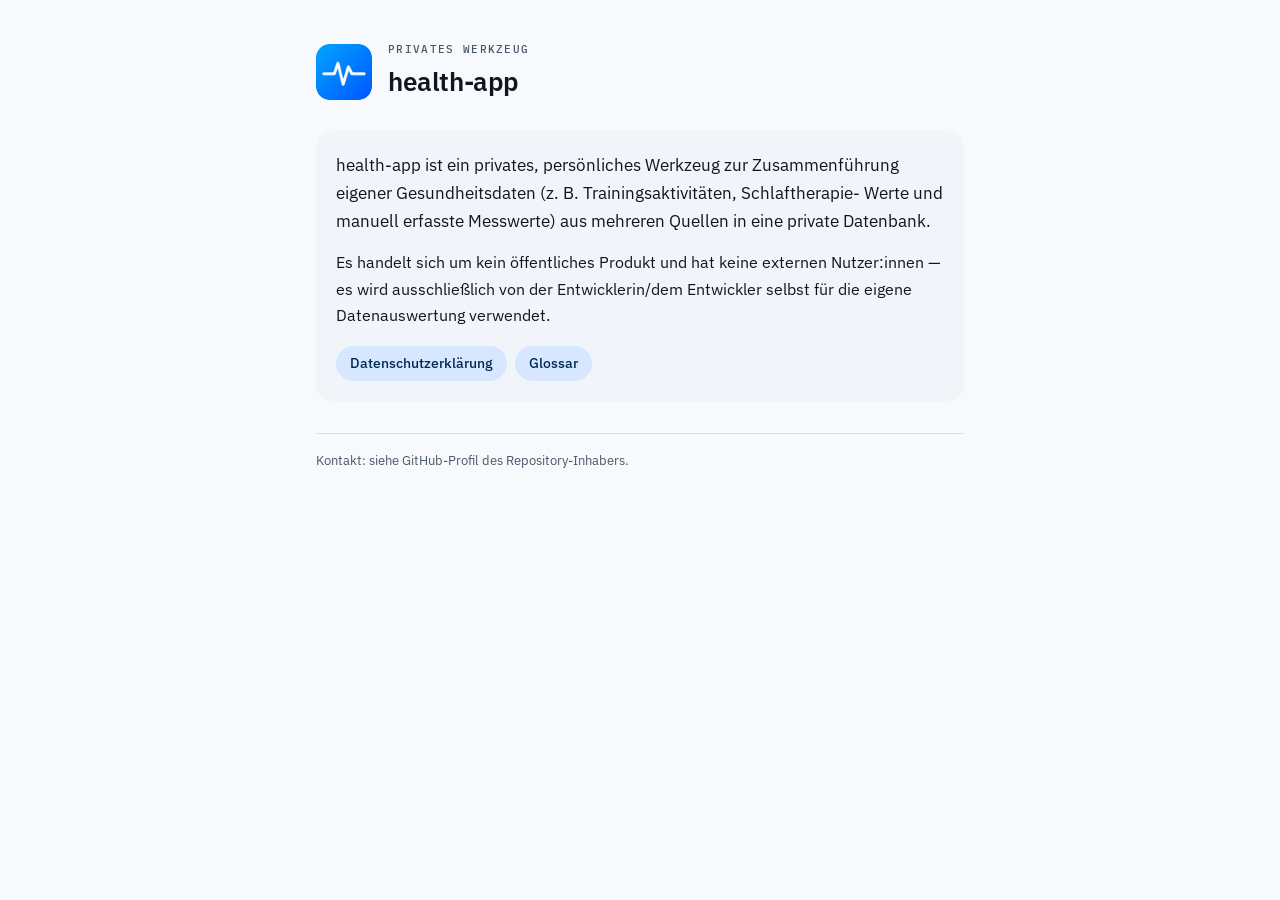
<file: index.html>
<!doctype html>
<html lang="de">
<head>
<meta charset="utf-8">
<meta name="viewport" content="width=device-width, initial-scale=1">
<title>health-app</title>
<link rel="stylesheet" href="https://fonts.googleapis.com/css2?family=IBM+Plex+Mono:wght@400;500&family=IBM+Plex+Sans:wght@400;500;600&display=swap">
<link rel="stylesheet" href="style.css">
</head>
<body>
<div class="seite">
  <header class="kopf">
    <img src="logo.png" alt="health-app Logo">
    <div>
      <p class="kicker">Privates Werkzeug</p>
      <h1>health-app</h1>
    </div>
  </header>

  <div class="card card-weich">
    <p class="lead">
      health-app ist ein privates, persönliches Werkzeug zur Zusammenführung
      eigener Gesundheitsdaten (z.&nbsp;B. Trainingsaktivitäten, Schlaftherapie-
      Werte und manuell erfasste Messwerte) aus mehreren Quellen in eine
      private Datenbank.
    </p>
    <p>
      Es handelt sich um kein öffentliches Produkt und hat keine externen
      Nutzer:innen — es wird ausschließlich von der Entwicklerin/dem
      Entwickler selbst für die eigene Datenauswertung verwendet.
    </p>
    <nav class="pillreihe">
      <a class="pill" href="privacy.html">Datenschutzerklärung</a>
      <a class="pill" href="glossar.html">Glossar</a>
    </nav>
  </div>

  <footer>Kontakt: siehe GitHub-Profil des Repository-Inhabers.</footer>
</div>
</body>
</html>
</file>
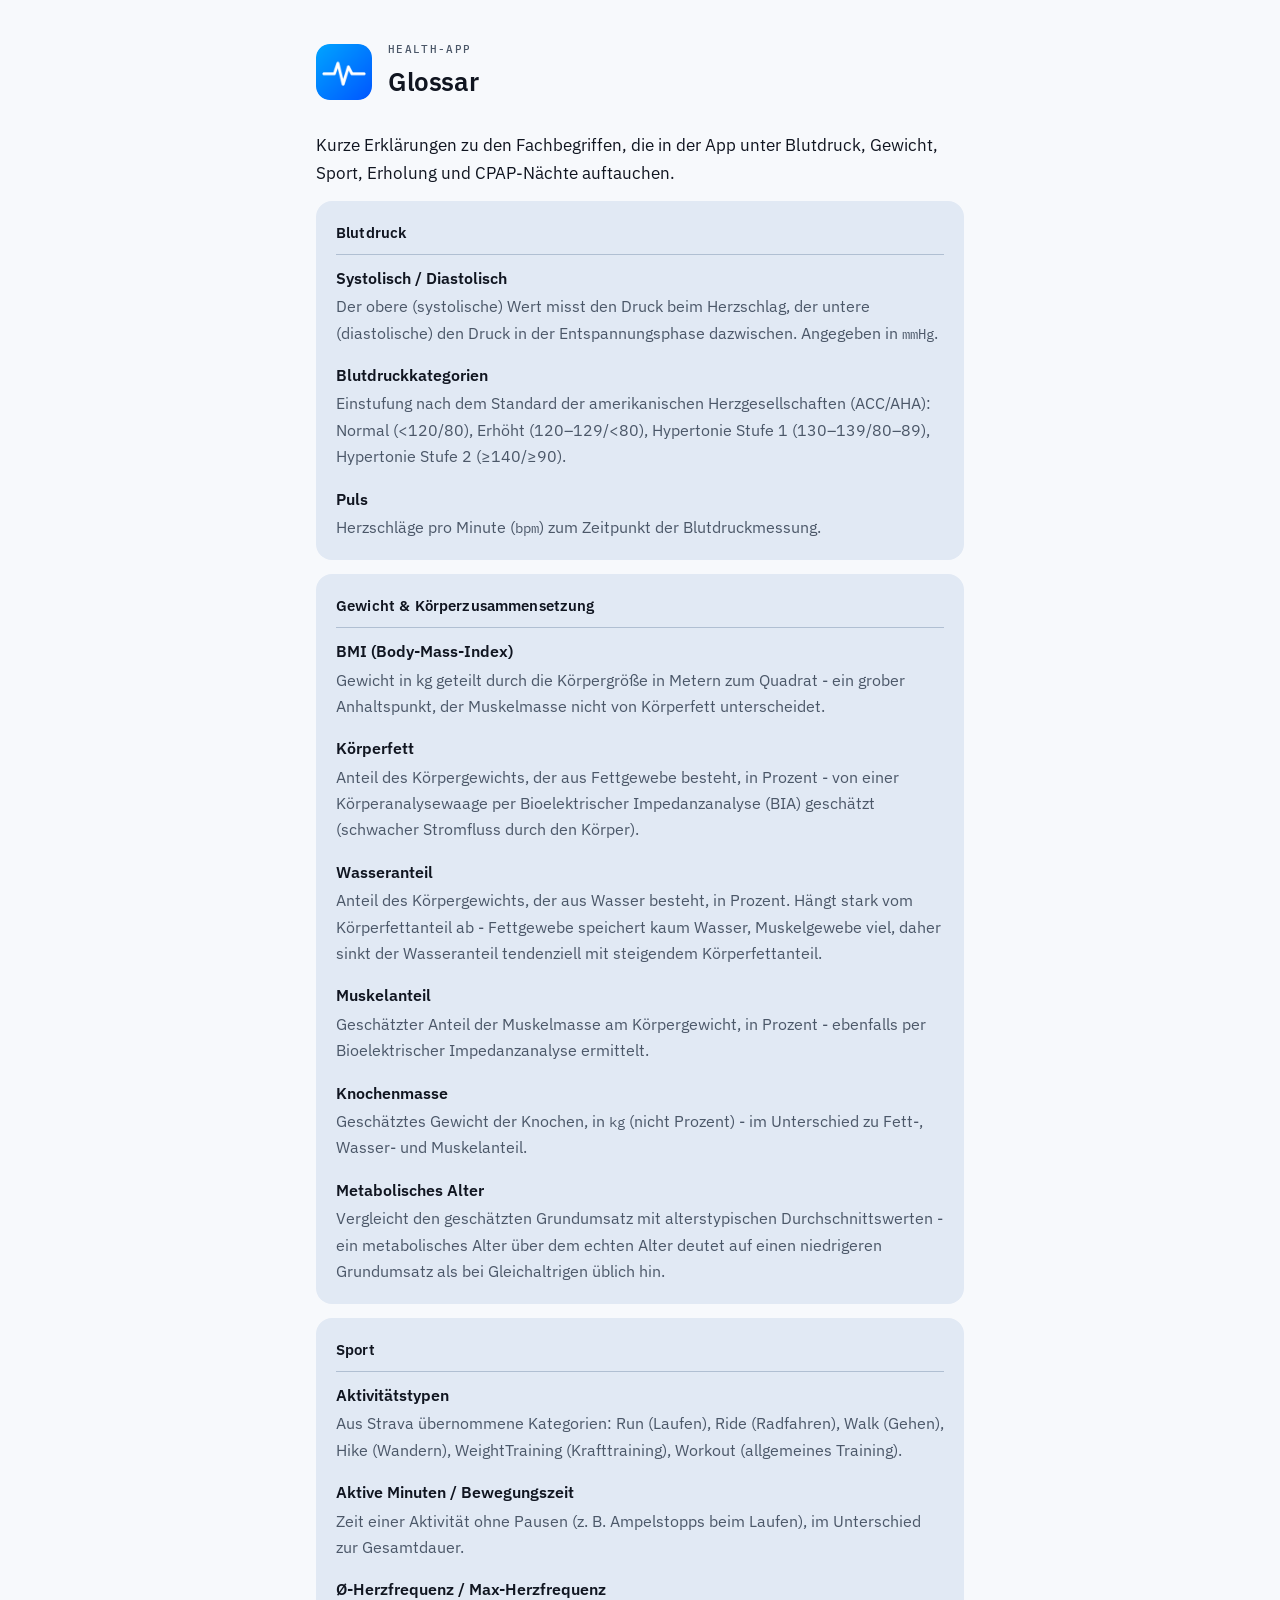
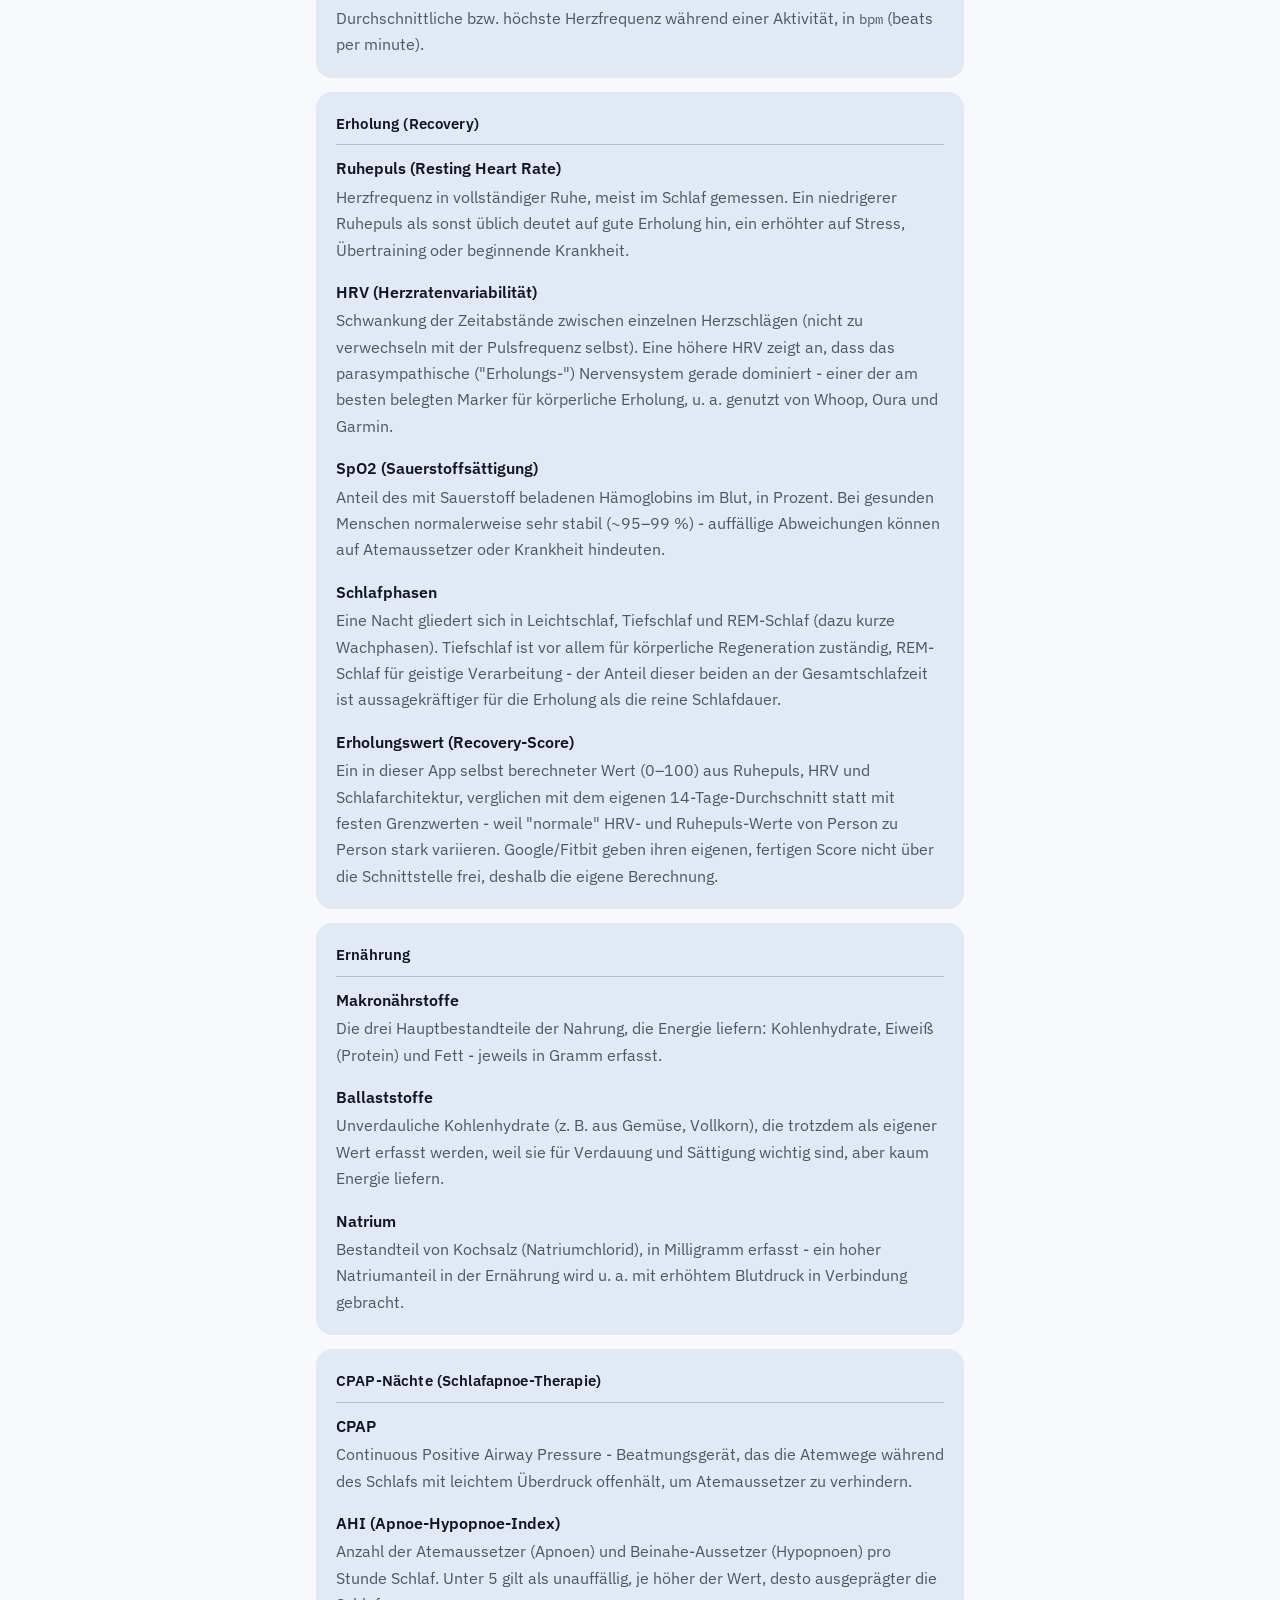
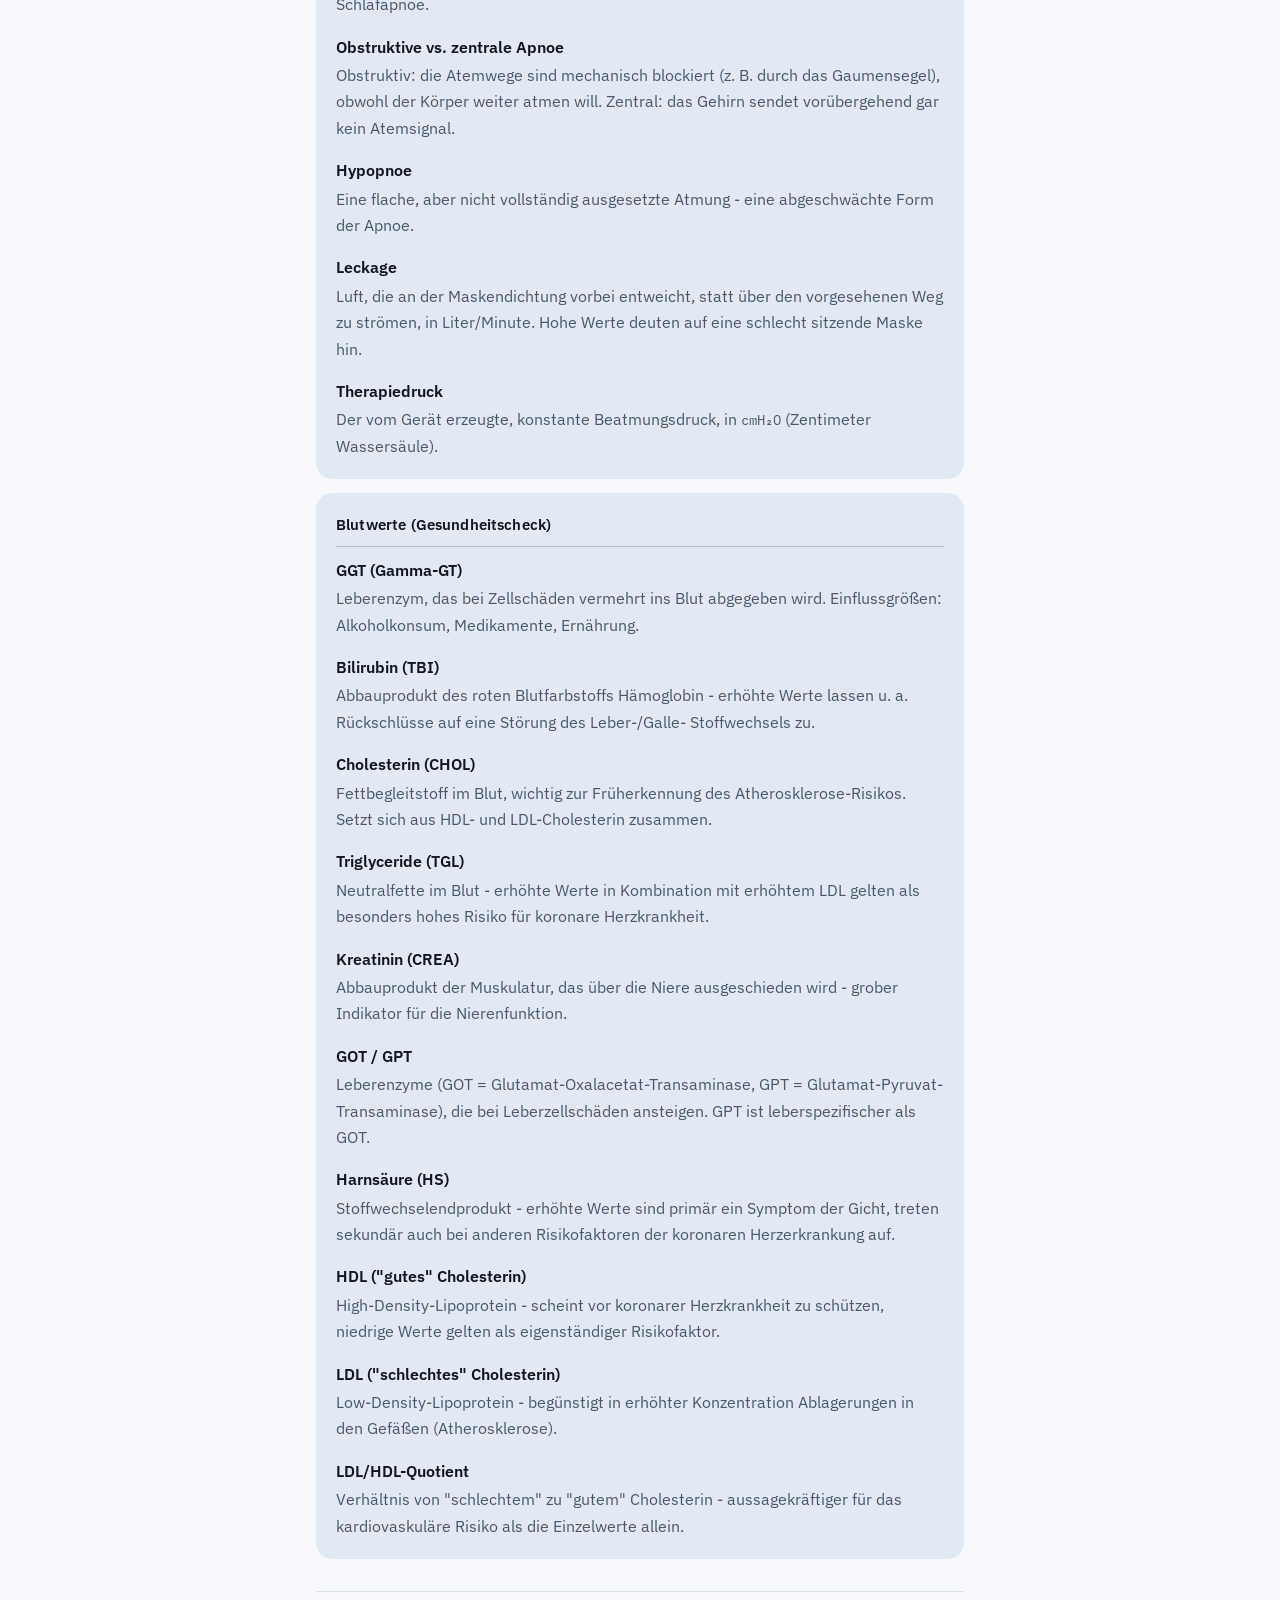
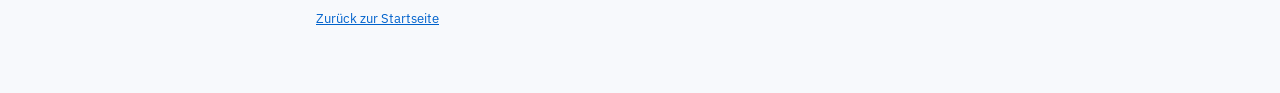
<file: glossar.html>
<!doctype html>
<html lang="de">
<head>
<meta charset="utf-8">
<meta name="viewport" content="width=device-width, initial-scale=1">
<title>Glossar – health-app</title>
<link rel="stylesheet" href="https://fonts.googleapis.com/css2?family=IBM+Plex+Mono:wght@400;500&family=IBM+Plex+Sans:wght@400;500;600&display=swap">
<link rel="stylesheet" href="style.css">
</head>
<body>
<div class="seite">
  <header class="kopf">
    <img src="logo.png" alt="health-app Logo">
    <div>
      <p class="kicker">health-app</p>
      <h1>Glossar</h1>
    </div>
  </header>

  <p class="lead">Kurze Erklärungen zu den Fachbegriffen, die in der App unter Blutdruck,
    Gewicht, Sport, Erholung und CPAP-Nächte auftauchen.</p>

  <section class="card">
    <h2>Blutdruck</h2>
    <dl>
    <dt>Systolisch / Diastolisch</dt>
    <dd>Der obere (systolische) Wert misst den Druck beim Herzschlag, der
      untere (diastolische) den Druck in der Entspannungsphase dazwischen.
      Angegeben in <span class="unit">mmHg</span>.</dd>

    <dt>Blutdruckkategorien</dt>
    <dd>Einstufung nach dem Standard der amerikanischen Herzgesellschaften
      (ACC/AHA): Normal (&lt;120/80), Erhöht (120–129/&lt;80), Hypertonie
      Stufe&nbsp;1 (130–139/80–89), Hypertonie Stufe&nbsp;2 (≥140/≥90).</dd>

    <dt>Puls</dt>
    <dd>Herzschläge pro Minute (<span class="unit">bpm</span>) zum Zeitpunkt
      der Blutdruckmessung.</dd>
  </dl>
  </section>

  <section class="card">
    <h2>Gewicht &amp; Körperzusammensetzung</h2>
    <dl>
    <dt>BMI (Body-Mass-Index)</dt>
    <dd>Gewicht in kg geteilt durch die Körpergröße in Metern zum Quadrat -
      ein grober Anhaltspunkt, der Muskelmasse nicht von Körperfett
      unterscheidet.</dd>

    <dt>Körperfett</dt>
    <dd>Anteil des Körpergewichts, der aus Fettgewebe besteht, in Prozent -
      von einer Körperanalysewaage per Bioelektrischer Impedanzanalyse (BIA)
      geschätzt (schwacher Stromfluss durch den Körper).</dd>

    <dt>Wasseranteil</dt>
    <dd>Anteil des Körpergewichts, der aus Wasser besteht, in Prozent. Hängt
      stark vom Körperfettanteil ab - Fettgewebe speichert kaum Wasser,
      Muskelgewebe viel, daher sinkt der Wasseranteil tendenziell mit
      steigendem Körperfettanteil.</dd>

    <dt>Muskelanteil</dt>
    <dd>Geschätzter Anteil der Muskelmasse am Körpergewicht, in Prozent -
      ebenfalls per Bioelektrischer Impedanzanalyse ermittelt.</dd>

    <dt>Knochenmasse</dt>
    <dd>Geschätztes Gewicht der Knochen, in <span class="unit">kg</span>
      (nicht Prozent) - im Unterschied zu Fett-, Wasser- und Muskelanteil.</dd>

    <dt>Metabolisches Alter</dt>
    <dd>Vergleicht den geschätzten Grundumsatz mit alterstypischen
      Durchschnittswerten - ein metabolisches Alter über dem echten Alter
      deutet auf einen niedrigeren Grundumsatz als bei Gleichaltrigen üblich
      hin.</dd>
  </dl>
  </section>

  <section class="card">
    <h2>Sport</h2>
    <dl>
    <dt>Aktivitätstypen</dt>
    <dd>Aus Strava übernommene Kategorien: Run (Laufen), Ride (Radfahren),
      Walk (Gehen), Hike (Wandern), WeightTraining (Krafttraining), Workout
      (allgemeines Training).</dd>

    <dt>Aktive Minuten / Bewegungszeit</dt>
    <dd>Zeit einer Aktivität ohne Pausen (z.&nbsp;B. Ampelstopps beim Laufen),
      im Unterschied zur Gesamtdauer.</dd>

    <dt>Ø-Herzfrequenz / Max-Herzfrequenz</dt>
    <dd>Durchschnittliche bzw. höchste Herzfrequenz während einer Aktivität,
      in <span class="unit">bpm</span> (beats per minute).</dd>
  </dl>
  </section>

  <section class="card">
    <h2>Erholung (Recovery)</h2>
    <dl>
    <dt>Ruhepuls (Resting Heart Rate)</dt>
    <dd>Herzfrequenz in vollständiger Ruhe, meist im Schlaf gemessen. Ein
      niedrigerer Ruhepuls als sonst üblich deutet auf gute Erholung hin, ein
      erhöhter auf Stress, Übertraining oder beginnende Krankheit.</dd>

    <dt>HRV (Herzratenvariabilität)</dt>
    <dd>Schwankung der Zeitabstände zwischen einzelnen Herzschlägen (nicht zu
      verwechseln mit der Pulsfrequenz selbst). Eine höhere HRV zeigt an, dass
      das parasympathische ("Erholungs-") Nervensystem gerade dominiert -
      einer der am besten belegten Marker für körperliche Erholung, u.&nbsp;a.
      genutzt von Whoop, Oura und Garmin.</dd>

    <dt>SpO2 (Sauerstoffsättigung)</dt>
    <dd>Anteil des mit Sauerstoff beladenen Hämoglobins im Blut, in Prozent.
      Bei gesunden Menschen normalerweise sehr stabil (~95–99&nbsp;%) -
      auffällige Abweichungen können auf Atemaussetzer oder Krankheit
      hindeuten.</dd>

    <dt>Schlafphasen</dt>
    <dd>Eine Nacht gliedert sich in Leichtschlaf, Tiefschlaf und REM-Schlaf
      (dazu kurze Wachphasen). Tiefschlaf ist vor allem für körperliche
      Regeneration zuständig, REM-Schlaf für geistige Verarbeitung - der
      Anteil dieser beiden an der Gesamtschlafzeit ist aussagekräftiger für
      die Erholung als die reine Schlafdauer.</dd>

    <dt>Erholungswert (Recovery-Score)</dt>
    <dd>Ein in dieser App selbst berechneter Wert (0–100) aus Ruhepuls, HRV
      und Schlafarchitektur, verglichen mit dem eigenen 14-Tage-Durchschnitt
      statt mit festen Grenzwerten - weil "normale" HRV- und Ruhepuls-Werte
      von Person zu Person stark variieren. Google/Fitbit geben ihren
      eigenen, fertigen Score nicht über die Schnittstelle frei, deshalb die
      eigene Berechnung.</dd>
  </dl>
  </section>

  <section class="card">
    <h2>Ernährung</h2>
    <dl>
    <dt>Makronährstoffe</dt>
    <dd>Die drei Hauptbestandteile der Nahrung, die Energie liefern:
      Kohlenhydrate, Eiweiß (Protein) und Fett - jeweils in Gramm erfasst.</dd>

    <dt>Ballaststoffe</dt>
    <dd>Unverdauliche Kohlenhydrate (z.&nbsp;B. aus Gemüse, Vollkorn), die
      trotzdem als eigener Wert erfasst werden, weil sie für Verdauung und
      Sättigung wichtig sind, aber kaum Energie liefern.</dd>

    <dt>Natrium</dt>
    <dd>Bestandteil von Kochsalz (Natriumchlorid), in Milligramm erfasst - ein
      hoher Natriumanteil in der Ernährung wird u.&nbsp;a. mit erhöhtem
      Blutdruck in Verbindung gebracht.</dd>
  </dl>
  </section>

  <section class="card">
    <h2>CPAP-Nächte (Schlafapnoe-Therapie)</h2>
    <dl>
    <dt>CPAP</dt>
    <dd>Continuous Positive Airway Pressure - Beatmungsgerät, das die Atemwege
      während des Schlafs mit leichtem Überdruck offenhält, um Atemaussetzer
      zu verhindern.</dd>

    <dt>AHI (Apnoe-Hypopnoe-Index)</dt>
    <dd>Anzahl der Atemaussetzer (Apnoen) und Beinahe-Aussetzer (Hypopnoen)
      pro Stunde Schlaf. Unter 5 gilt als unauffällig, je höher der Wert,
      desto ausgeprägter die Schlafapnoe.</dd>

    <dt>Obstruktive vs. zentrale Apnoe</dt>
    <dd>Obstruktiv: die Atemwege sind mechanisch blockiert (z.&nbsp;B. durch
      das Gaumensegel), obwohl der Körper weiter atmen will. Zentral: das
      Gehirn sendet vorübergehend gar kein Atemsignal.</dd>

    <dt>Hypopnoe</dt>
    <dd>Eine flache, aber nicht vollständig ausgesetzte Atmung - eine
      abgeschwächte Form der Apnoe.</dd>

    <dt>Leckage</dt>
    <dd>Luft, die an der Maskendichtung vorbei entweicht, statt über den
      vorgesehenen Weg zu strömen, in Liter/Minute. Hohe Werte deuten auf
      eine schlecht sitzende Maske hin.</dd>

    <dt>Therapiedruck</dt>
    <dd>Der vom Gerät erzeugte, konstante Beatmungsdruck, in
      <span class="unit">cmH₂O</span> (Zentimeter Wassersäule).</dd>
  </dl>
  </section>

  <section class="card">
    <h2>Blutwerte (Gesundheitscheck)</h2>
    <dl>
    <dt>GGT (Gamma-GT)</dt>
    <dd>Leberenzym, das bei Zellschäden vermehrt ins Blut abgegeben wird.
      Einflussgrößen: Alkoholkonsum, Medikamente, Ernährung.</dd>

    <dt>Bilirubin (TBI)</dt>
    <dd>Abbauprodukt des roten Blutfarbstoffs Hämoglobin - erhöhte Werte
      lassen u.&nbsp;a. Rückschlüsse auf eine Störung des Leber-/Galle-
      Stoffwechsels zu.</dd>

    <dt>Cholesterin (CHOL)</dt>
    <dd>Fettbegleitstoff im Blut, wichtig zur Früherkennung des
      Atherosklerose-Risikos. Setzt sich aus HDL- und LDL-Cholesterin
      zusammen.</dd>

    <dt>Triglyceride (TGL)</dt>
    <dd>Neutralfette im Blut - erhöhte Werte in Kombination mit erhöhtem
      LDL gelten als besonders hohes Risiko für koronare Herzkrankheit.</dd>

    <dt>Kreatinin (CREA)</dt>
    <dd>Abbauprodukt der Muskulatur, das über die Niere ausgeschieden wird -
      grober Indikator für die Nierenfunktion.</dd>

    <dt>GOT / GPT</dt>
    <dd>Leberenzyme (GOT = Glutamat-Oxalacetat-Transaminase, GPT =
      Glutamat-Pyruvat-Transaminase), die bei Leberzellschäden ansteigen.
      GPT ist leberspezifischer als GOT.</dd>

    <dt>Harnsäure (HS)</dt>
    <dd>Stoffwechselendprodukt - erhöhte Werte sind primär ein Symptom der
      Gicht, treten sekundär auch bei anderen Risikofaktoren der koronaren
      Herzerkrankung auf.</dd>

    <dt>HDL ("gutes" Cholesterin)</dt>
    <dd>High-Density-Lipoprotein - scheint vor koronarer Herzkrankheit zu
      schützen, niedrige Werte gelten als eigenständiger Risikofaktor.</dd>

    <dt>LDL ("schlechtes" Cholesterin)</dt>
    <dd>Low-Density-Lipoprotein - begünstigt in erhöhter Konzentration
      Ablagerungen in den Gefäßen (Atherosklerose).</dd>

    <dt>LDL/HDL-Quotient</dt>
    <dd>Verhältnis von "schlechtem" zu "gutem" Cholesterin - aussagekräftiger
      für das kardiovaskuläre Risiko als die Einzelwerte allein.</dd>
  </dl>
  </section>

  <footer><a href="index.html">Zurück zur Startseite</a></footer>
</div>
</body>
</html>
</file>
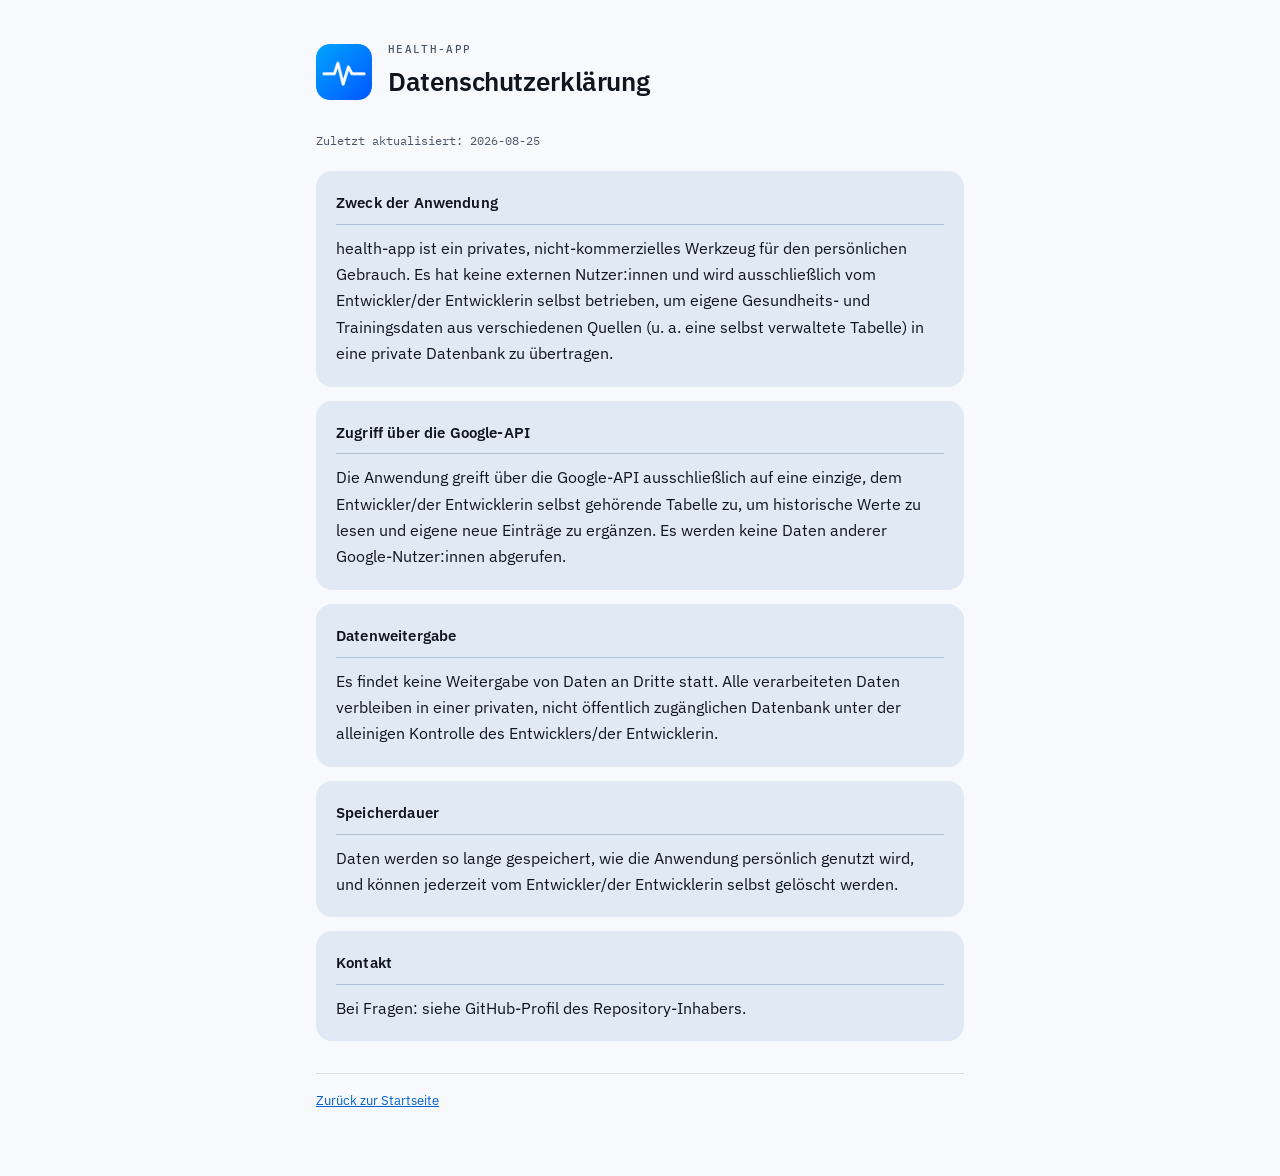
<file: privacy.html>
<!doctype html>
<html lang="de">
<head>
<meta charset="utf-8">
<meta name="viewport" content="width=device-width, initial-scale=1">
<title>Datenschutzerklärung – health-app</title>
<link rel="stylesheet" href="https://fonts.googleapis.com/css2?family=IBM+Plex+Mono:wght@400;500&family=IBM+Plex+Sans:wght@400;500;600&display=swap">
<link rel="stylesheet" href="style.css">
</head>
<body>
<div class="seite">
  <header class="kopf">
    <img src="logo.png" alt="health-app Logo">
    <div>
      <p class="kicker">health-app</p>
      <h1>Datenschutzerklärung</h1>
    </div>
  </header>

  <p class="meta">Zuletzt aktualisiert: 2026-08-25</p>

  <section class="card">
    <h2>Zweck der Anwendung</h2>
    <p>health-app ist ein privates, nicht-kommerzielles Werkzeug für den
      persönlichen Gebrauch. Es hat keine externen Nutzer:innen und wird
      ausschließlich vom Entwickler/der Entwicklerin selbst betrieben, um
      eigene Gesundheits- und Trainingsdaten aus verschiedenen Quellen
      (u.&nbsp;a. eine selbst verwaltete Tabelle) in eine private Datenbank zu
      übertragen.</p>
  </section>

  <section class="card">
    <h2>Zugriff über die Google-API</h2>
    <p>Die Anwendung greift über die Google-API ausschließlich auf eine einzige,
      dem Entwickler/der Entwicklerin selbst gehörende Tabelle zu, um
      historische Werte zu lesen und eigene neue Einträge zu ergänzen. Es
      werden keine Daten anderer Google-Nutzer:innen abgerufen.</p>
  </section>

  <section class="card">
    <h2>Datenweitergabe</h2>
    <p>Es findet keine Weitergabe von Daten an Dritte statt. Alle verarbeiteten
      Daten verbleiben in einer privaten, nicht öffentlich zugänglichen
      Datenbank unter der alleinigen Kontrolle des Entwicklers/der
      Entwicklerin.</p>
  </section>

  <section class="card">
    <h2>Speicherdauer</h2>
    <p>Daten werden so lange gespeichert, wie die Anwendung persönlich genutzt
      wird, und können jederzeit vom Entwickler/der Entwicklerin selbst
      gelöscht werden.</p>
  </section>

  <section class="card">
    <h2>Kontakt</h2>
    <p>Bei Fragen: siehe GitHub-Profil des Repository-Inhabers.</p>
  </section>

  <footer><a href="index.html">Zurück zur Startseite</a></footer>
</div>
</body>
</html>
</file>
<file: style.css>
/* Oberfläche der health-app, auf diese drei Seiten übertragen.
   Die Token sind aus webapp/static/style.css des Projekts übernommen (dort wiederum von
   android/.../ui/Color.kt), damit die öffentlichen Seiten und die App nicht auseinander-
   laufen. Wer eine Farbe ändert, ändert sie dort zuerst.

   Kein Theme-Umschalter auf diesen Seiten: Es gibt nichts zu bedienen, also richtet sich
   der Modus allein nach dem System. */
:root {
  --bg: #f7f9fc;
  --card: #e1e9f4;
  --card-weich: #f1f5fa;
  --text: #101520;
  --text-secondary: #4b5768;
  --accent: #0062cc;
  --hairline: #d8dfe9;
  /* Eigener Ton für die Linie AUF einer Karte. Nicht --hairline: der ist für Kanten auf
     dem Seitengrund gedacht und kommt auf der Kartenfläche auf 1,10:1 (hell) bzw.
     1,01:1 (dunkel) - im dunklen Modus also unsichtbar, und die Überschrift stand mit
     einer Lücke da, für die es keinen sichtbaren Grund gab. Derselbe Fall wie bei den
     leeren Heatmap-Plätzen in Android. Reine Dekoration, deshalb keine WCAG-Schwelle:
     gewählt auf rund 1,5:1 gegen die Karte, sichtbar ohne zu trennen. */
  --card-linie: #b0bfd2;
  --pill-bg: #d6e7ff;
  --pill-text: #002a52;
  --radius: 16px;
  --font-sans: "IBM Plex Sans", -apple-system, BlinkMacSystemFont, "Segoe UI", Arial, sans-serif;
  --font-mono: "IBM Plex Mono", ui-monospace, "SF Mono", Menlo, monospace;
}

@media (prefers-color-scheme: dark) {
  :root {
    --bg: #06090f;
    --card: #172338;
    --card-weich: #0d1522;
    --text: #eef2f8;
    --text-secondary: #9fAABC;
    --accent: #4fa3ff;
    --hairline: #18243a;
    --card-linie: #2f3d56;
    --pill-bg: #0e3a68;
    --pill-text: #cfe5ff;
  }
}

* { box-sizing: border-box; }

body {
  margin: 0;
  background: var(--bg);
  color: var(--text);
  font-family: var(--font-sans);
  font-size: 16px;
  line-height: 1.65;
  -webkit-font-smoothing: antialiased;
}

.seite {
  max-width: 680px;
  /* 16 px Rand auch auf dem schmalsten Gerät - die Kacheln sollen nicht am Rahmen kleben. */
  margin: 0 auto;
  padding: 40px 16px 64px;
}

/* Kopf: Logo, Wortmarke, darüber eine gesperrte Versalzeile, die sagt, auf welcher
   Seite man ist. Dieselbe Rolle wie die Bereichsüberschrift in der App. */
.kopf {
  display: flex;
  align-items: center;
  gap: 16px;
  margin-bottom: 28px;
}

.kopf img {
  width: 56px;
  height: 56px;
  border-radius: 14px;
  flex: none;
  display: block;
}

.kicker {
  font-family: var(--font-mono);
  font-size: 11px;
  font-weight: 500;
  letter-spacing: 0.12em;
  text-transform: uppercase;
  color: var(--text-secondary);
  margin: 0 0 2px;
}

.wortmarke {
  font-size: 26px;
  font-weight: 600;
  letter-spacing: -0.015em;
  margin: 0;
  text-wrap: balance;
}

h1 {
  font-size: 26px;
  font-weight: 600;
  letter-spacing: -0.015em;
  margin: 0;
  text-wrap: balance;
}

.card {
  background: var(--card);
  border-radius: var(--radius);
  padding: 20px;
  margin-bottom: 14px;
}

/* Fließtextkachel: ruhigerer Grund als die Abschnittskacheln, damit die Startseite
   nicht wie eine Liste gleichwertiger Blöcke aussieht. */
.card-weich {
  background: var(--card-weich);
}

.card h2 {
  font-size: 15px;
  font-weight: 600;
  letter-spacing: 0.01em;
  margin: 0 0 10px;
  padding-bottom: 8px;
  border-bottom: 1px solid var(--card-linie);
}

.card > p:first-child,
.card > dl:first-child { margin-top: 0; }
.card > p:last-child,
.card > dl:last-child { margin-bottom: 0; }

p { margin: 0 0 14px; }
p:last-child { margin-bottom: 0; }

.lead {
  font-size: 17px;
  color: var(--text);
}

.meta {
  font-family: var(--font-mono);
  font-size: 12px;
  color: var(--text-secondary);
  margin: 0 0 20px;
}

dl { margin: 0; }

dt {
  font-weight: 600;
  margin-top: 16px;
}
dt:first-of-type { margin-top: 0; }

dd {
  margin: 2px 0 0;
  color: var(--text-secondary);
}

/* Einheiten im Fließtext einer Definition. Mono, weil es Zahlenwerk ist, und eine
   Spur kleiner - aber nicht blasser: dd ist schon die ruhigere Farbe, noch ein
   Schritt zurück fiele unter die 4,5:1 für Text. */
.unit {
  font-family: var(--font-mono);
  font-size: 0.9em;
}

a { color: var(--accent); }

.pillreihe {
  display: flex;
  flex-wrap: wrap;
  gap: 8px;
  margin: 18px 0 0;
}

.pill {
  display: inline-block;
  background: var(--pill-bg);
  color: var(--pill-text);
  border-radius: 999px;
  padding: 6px 14px;
  font-size: 14px;
  font-weight: 500;
  text-decoration: none;
}

.pill:hover { text-decoration: underline; }

a:focus-visible,
.pill:focus-visible {
  outline: 2px solid var(--accent);
  outline-offset: 2px;
  border-radius: 4px;
}

footer {
  margin-top: 32px;
  padding-top: 16px;
  border-top: 1px solid var(--hairline);
  font-size: 13px;
  color: var(--text-secondary);
}

footer a { color: var(--accent); }
</file>
